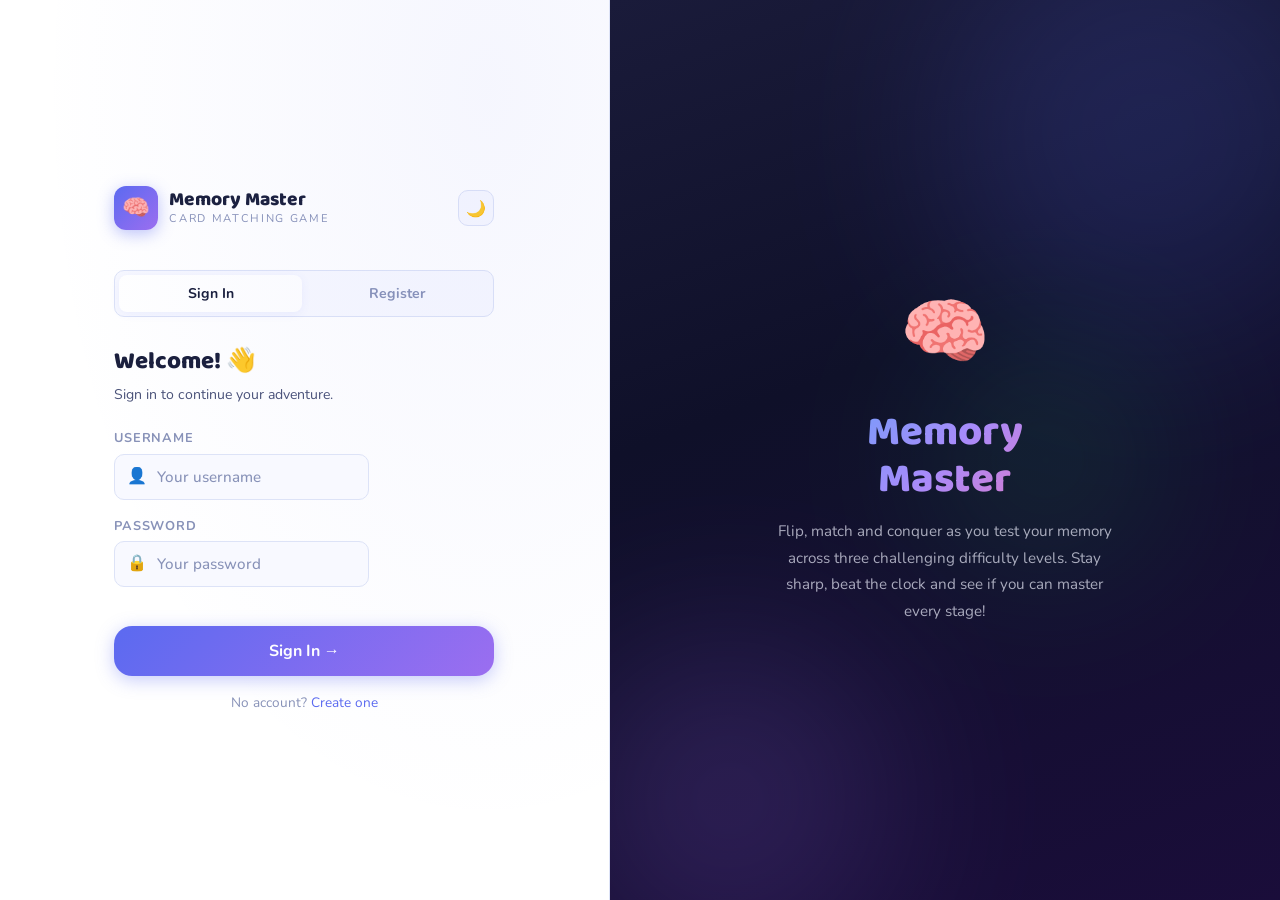
<file: index.html>
<!DOCTYPE html>
<html lang="en" data-theme="light">
<head>
<meta charset="UTF-8"/>
<meta name="viewport" content="width=device-width,initial-scale=1"/>
<title>Memory Master — Welcome</title>
<link rel="stylesheet" href="style.css"/>
<style>
/* Auth page-specific tweaks */
.auth-form-side {
  position: relative;
  background: var(--surface);
  border-right: 1px solid var(--border);
}
/* Light subtle bg on form side */
.auth-form-side::before {
  content: '';
  position: absolute;
  inset: 0;
  background: radial-gradient(ellipse at 80% 10%, rgba(91,106,240,.06) 0%, transparent 65%);
  pointer-events: none;
}
</style>
</head>
<body>

<div class="auth-wrap">

  <!-- ── Form Side ── -->
  <div class="auth-panel auth-form-side">
    <div class="auth-inner">

      <!-- Brand + theme toggle -->
      <div class="auth-brand">
        <div class="auth-brand-icon">🧠</div>
        <div>
          <div class="auth-brand-name" style="font-family:'Baloo 2',cursive">Memory Master</div>
          <div class="auth-brand-sub">Card Matching Game</div>
        </div>
        <button class="theme-btn" style="margin-left:auto" title="Toggle theme"></button>
      </div>

      <!-- Tabs -->
      <div class="auth-tabs">
        <button class="auth-tab active" id="tab-login"    onclick="switchTab('login')">Sign In</button>
        <button class="auth-tab"        id="tab-register" onclick="switchTab('register')">Register</button>
      </div>

      <!-- LOGIN FORM -->
      <div id="form-login" class="auth-form">
        <div>
          <h2 class="auth-heading">Welcome! 👋</h2>
          <p class="auth-sub">Sign in to continue your adventure.</p>
        </div>

        <div class="form-group">
          <label class="form-label" for="l-user">Username</label>
          <div class="input-icon-wrap">
            <span class="input-icon">👤</span>
            <input class="form-input" type="text" id="l-user"
              placeholder="Your username" maxlength="20"
              autocomplete="username" onkeydown="if(event.key==='Enter')doLogin()"/>
          </div>
        </div>

        <div class="form-group">
          <label class="form-label" for="l-pass">Password</label>
          <div class="input-icon-wrap">
            <span class="input-icon">🔒</span>
            <input class="form-input" type="password" id="l-pass"
              placeholder="Your password" maxlength="60"
              autocomplete="current-password" onkeydown="if(event.key==='Enter')doLogin()"/>
          </div>
          <span class="form-error" id="l-err"></span>
        </div>

        <button class="btn btn-primary btn-full btn-lg" id="l-btn" onclick="doLogin()">
          Sign In →
        </button>

        <p style="text-align:center;font-size:.85rem;color:var(--text3)">
          No account? <a href="#" onclick="switchTab('register')">Create one</a>
        </p>
      </div>

      <!-- REGISTER FORM -->
      <div id="form-register" class="auth-form hidden">
        <div>
          <h2 class="auth-heading">Welcome! 🎉</h2>
          <p class="auth-sub">Create your account and start flipping.</p>
        </div>

        <div class="form-group">
          <label class="form-label" for="r-user">Username</label>
          <div class="input-icon-wrap">
            <span class="input-icon">👤</span>
            <input class="form-input" type="text" id="r-user"
              placeholder="Pick a username (3–20 chars)" maxlength="20"
              autocomplete="username" onkeydown="if(event.key==='Enter')doRegister()"/>
          </div>
          <span class="form-error" id="r-user-err"></span>
          <small style="color:var(--text3);font-size:.76rem;margin-top:1px">Letters, numbers, _ or - only (no spaces)</small>
        </div>

        <div class="form-group">
          <label class="form-label" for="r-pass">Password</label>
          <div class="input-icon-wrap">
            <span class="input-icon">🔒</span>
            <input class="form-input" type="password" id="r-pass"
              placeholder="Min. 4 characters" maxlength="60"
              autocomplete="new-password" onkeydown="if(event.key==='Enter')doRegister()"/>
          </div>
        </div>

        <div class="form-group">
          <label class="form-label" for="r-pass2">Confirm Password</label>
          <div class="input-icon-wrap">
            <span class="input-icon">🔐</span>
            <input class="form-input" type="password" id="r-pass2"
              placeholder="Repeat password" maxlength="60"
              autocomplete="new-password" onkeydown="if(event.key==='Enter')doRegister()"/>
          </div>
          <span class="form-error"   id="r-err"></span>
          <span class="form-success" id="r-ok"></span>
        </div>

        <button class="btn btn-primary btn-full btn-lg" id="r-btn" onclick="doRegister()">
          Create Account →
        </button>

        <p style="text-align:center;font-size:.85rem;color:var(--text3)">
          Have an account? <a href="#" onclick="switchTab('login')">Sign in</a>
        </p>
      </div>

    </div>
  </div>

  <!-- ── Hero Side ── -->
  <div class="auth-panel auth-hero-side">
    <div class="h-orb h-orb-1"></div>
    <div class="h-orb h-orb-2"></div>
    <div class="h-orb h-orb-3"></div>

    <div class="auth-hero-content">
      <span class="auth-hero-icon">🧠</span>
      <h1 class="auth-hero-title">Memory<br/>Master</h1>
      <p class="auth-hero-desc">
        Flip, match and conquer as you test your memory across three challenging difficulty levels. Stay sharp, beat the clock and see if you can master every stage!
      </p>
    </div>
  </div>

</div>

<script src="app.js"></script>
<script>
  // Redirect if already signed in
  if (Auth.isLoggedIn()) window.location.href = 'home.html';

  // Theme
  Theme.init();

  function switchTab(tab) {
    const isLogin = tab === 'login';
    document.getElementById('tab-login').classList.toggle('active', isLogin);
    document.getElementById('tab-register').classList.toggle('active', !isLogin);
    document.getElementById('form-login').classList.toggle('hidden', !isLogin);
    document.getElementById('form-register').classList.toggle('hidden', isLogin);
    ['l-err','r-user-err','r-err','r-ok'].forEach(id=>{
      const el=document.getElementById(id);
      if(el) el.textContent='';
    });
  }

  function doLogin() {
    const u = document.getElementById('l-user').value;
    const p = document.getElementById('l-pass').value;
    const err = document.getElementById('l-err');
    const btn = document.getElementById('l-btn');
    err.textContent = '';
    btn.disabled = true;
    btn.textContent = 'Signing in…';
    setTimeout(()=>{
      const res = Auth.login(u, p);
      if (res.ok) {
        btn.textContent = '✓ Done!';
        setTimeout(()=>window.location.href='home.html', 380);
      } else {
        err.textContent = res.msg;
        btn.disabled = false;
        btn.textContent = 'Sign In →';
      }
    }, 250);
  }

  function doRegister() {
    const u   = document.getElementById('r-user').value.trim();
    const p   = document.getElementById('r-pass').value;
    const p2  = document.getElementById('r-pass2').value;
    const userErr = document.getElementById('r-user-err');
    const err     = document.getElementById('r-err');
    const ok      = document.getElementById('r-ok');
    const btn     = document.getElementById('r-btn');

    // Clear everything first
    userErr.textContent = '';
    err.textContent     = '';
    ok.textContent      = '';

    // Validate username here directly
    if (!u) {
      userErr.textContent = 'Username cannot be empty.';
      document.getElementById('r-user').focus();
      return;
    }
    if (!/^[a-zA-Z0-9_\-]{3,20}$/.test(u)) {
      userErr.textContent = 'No spaces! Use letters, numbers, _ or - only (3–20 chars).';
      document.getElementById('r-user').focus();
      return;
    }

    // Validate passwords here directly
    if (!p || p.length < 4) {
      err.textContent = 'Password must be at least 4 characters.';
      return;
    }
    if (p !== p2) {
      err.textContent = 'Passwords do not match.';
      return;
    }

    btn.disabled = true;
    btn.textContent = 'Creating…';

    setTimeout(() => {
      const res = Auth.register(u, p);
      if (res.ok) {
        ok.textContent  = '✓ Account created!';
        btn.textContent = '✓ Redirecting…';
        setTimeout(() => window.location.href = 'home.html', 420);
      } else {
        // Only remaining failure = duplicate username
        userErr.textContent = res.msg;
        btn.disabled    = false;
        btn.textContent = 'Create Account →';
      }
    }, 250);
  }
</script>
</body>
</html>
</file>
<file: style.css>
/* ============================================================================
   MEMORY MASTER (MAIN STYLESHEET)
   Fonts, Variables, Reset, Components, Themes and Layouts
   ============================================================================ */

/* ============================================================================
   GOOGLE FONTS IMPORTS
   ============================================================================ */
@import url('https://fonts.googleapis.com/css2?family=Baloo+2:wght@400;500;600;700;800&family=Nunito:wght@300;400;500;600;700;800;900&display=swap');

/* ============================================================================
   CSS VARIABLES — Light Theme (default)
   ============================================================================ */
:root {
  /* Background Colors */
  --bg: #f5f7ff;
  --bg2: #eef1fb;
  --surface: #ffffff;
  --surface2: #f8f9ff;
  --surface3: #edf0ff;
  
  /* Borders */
  --border: #dde3f7;
  --border2: #c8d0f0;
  
  /* Text Colors */
  --text: #1a1f3c;
  --text2: #4a5278;
  --text3: #8892b8;
  
  /* Accent Colors */
  --accent: #5b6af0;
  --accent2: #7c3aed;
  --grad: linear-gradient(135deg, #5b6af0, #9c6ef0);
  
  /* Status Colors */
  --success: #22c55e;
  --warning: #f59e0b;
  --danger: #ef4444;
  --gold: #f0c060;
  
  /* Shadows */
  --shadow-s: 0 2px 10px rgba(91, 106, 240, 0.08);
  --shadow-m: 0 4px 24px rgba(91, 106, 240, 0.13);
  --shadow-l: 0 12px 48px rgba(91, 106, 240, 0.18);
  
  /* Border Radius */
  --r: 10px;
  --r-lg: 18px;
  --r-xl: 24px;
  
  /* Transitions */
  --t: 0.22s ease;
  
  /* Layout */
  --nav-h: 58px;
}

/* ============================================================================
   DARK THEME VARIABLES
   ============================================================================ */
[data-theme="dark"] {
  /* Background Colors */
  --bg: #0e0f1a;
  --bg2: #141524;
  --surface: #1a1b2e;
  --surface2: #1f2038;
  --surface3: #252645;
  
  /* Borders */
  --border: #2e3060;
  --border2: #3d4080;
  
  /* Text Colors */
  --text: #e8eaf8;
  --text2: #9098c8;
  --text3: #5a6090;
  
  /* Shadows (darker) */
  --shadow-s: 0 2px 10px rgba(0, 0, 0, 0.4);
  --shadow-m: 0 4px 24px rgba(0, 0, 0, 0.5);
  --shadow-l: 0 12px 48px rgba(0, 0, 0, 0.6);
  
  /* Note: accent colors remain the same */
}

/* ============================================================================
   RESET & BASE STYLES
   ============================================================================ */
*,
*::before,
*::after {
  box-sizing: border-box;
  margin: 0;
  padding: 0;
}

html {
  scroll-behavior: smooth;
}

body {
  font-family: 'Nunito', sans-serif;
  background: var(--bg);
  color: var(--text);
  min-height: 100vh;
  line-height: 1.6;
  transition: background var(--t), color var(--t);
  overflow-x: hidden;
}

/* Links */
a {
  color: var(--accent);
  text-decoration: none;
}

a:hover {
  text-decoration: underline;
}

/* Scrollbar Styling */
::-webkit-scrollbar {
  width: 5px;
}

::-webkit-scrollbar-track {
  background: var(--bg);
}

::-webkit-scrollbar-thumb {
  background: var(--border2);
  border-radius: 99px;
}

/* ============================================================================
   UTILITY CLASSES
   ============================================================================ */
.hidden {
  display: none !important;
}

.grad-text {
  background: var(--grad);
  -webkit-background-clip: text;
  -webkit-text-fill-color: transparent;
  background-clip: text;
}

/* ============================================================================
   BUTTON COMPONENTS
   ============================================================================ */
.btn {
  display: inline-flex;
  align-items: center;
  justify-content: center;
  gap: 6px;
  padding: 11px 22px;
  border-radius: var(--r);
  font-family: 'Nunito', sans-serif;
  font-size: 0.9rem;
  font-weight: 700;
  border: none;
  cursor: pointer;
  transition: all var(--t);
  white-space: nowrap;
  text-decoration: none;
}

/* Primary Button */
.btn-primary {
  background: var(--grad);
  color: #fff;
  box-shadow: 0 4px 18px rgba(91, 106, 240, 0.35);
}

.btn-primary:hover {
  transform: translateY(-2px);
  box-shadow: 0 6px 24px rgba(91, 106, 240, 0.45);
  color: #fff;
  text-decoration: none;
}

/* Outline Button */
.btn-outline {
  background: transparent;
  color: var(--text);
  border: 1.5px solid var(--border2);
}

.btn-outline:hover {
  border-color: var(--accent);
  color: var(--accent);
  transform: translateY(-2px);
  text-decoration: none;
}

/* Ghost Button */
.btn-ghost {
  background: transparent;
  color: var(--text2);
  padding: 8px 14px;
}

.btn-ghost:hover {
  background: var(--surface3);
  color: var(--text);
}

/* Danger Button */
.btn-danger {
  background: transparent;
  color: var(--danger);
  border: 1.5px solid var(--danger);
}

.btn-danger:hover {
  background: var(--danger);
  color: #fff;
  transform: translateY(-2px);
  text-decoration: none;
}

/* Button Sizes */
.btn-sm {
  padding: 7px 14px;
  font-size: 0.82rem;
}

.btn-lg {
  padding: 14px 34px;
  font-size: 1rem;
  border-radius: var(--r-lg);
}

.btn-full {
  width: 100%;
}

/* Icon Button */
.btn-icon {
  width: 38px;
  height: 38px;
  padding: 0;
  border-radius: var(--r);
  background: var(--surface3);
  border: 1px solid var(--border);
}

.btn-icon:hover {
  border-color: var(--accent);
}

/* ============================================================================
   FORM COMPONENTS
   ============================================================================ */
.form-group {
  display: flex;
  flex-direction: column;
  gap: 5px;
}

.form-label {
  font-size: 0.8rem;
  font-weight: 700;
  color: var(--text3);
  letter-spacing: 0.06em;
  text-transform: uppercase;
}

.form-input {
  padding: 12px 15px;
  border-radius: var(--r);
  background: var(--surface2);
  border: 1.5px solid var(--border);
  color: var(--text);
  font-family: 'Nunito', sans-serif;
  font-size: 0.95rem;
  font-weight: 500;
  outline: none;
  transition: border-color var(--t), box-shadow var(--t);
}

.form-input::placeholder {
  color: var(--text3);
}

.form-input:focus {
  border-color: var(--accent);
  box-shadow: 0 0 0 3px rgba(91, 106, 240, 0.15);
}

/* Form Feedback */
.form-error {
  font-size: 0.8rem;
  color: var(--danger);
  font-weight: 700;
  min-height: 18px;
}

.form-success {
  font-size: 0.8rem;
  color: var(--success);
  font-weight: 700;
}

/* Input with Icon */
.input-icon-wrap {
  position: relative;
}

.input-icon-wrap .form-input {
  padding-left: 42px;
}

.input-icon {
  position: absolute;
  left: 13px;
  top: 50%;
  transform: translateY(-50%);
  font-size: 1rem;
  pointer-events: none;
}

/* ============================================================================
   BADGE COMPONENTS
   ============================================================================ */
.badge {
  display: inline-flex;
  align-items: center;
  padding: 3px 10px;
  border-radius: 99px;
  font-size: 0.72rem;
  font-weight: 700;
  letter-spacing: 0.04em;
  text-transform: uppercase;
}

/* Difficulty Badges */
.badge-easy {
  background: rgba(34, 197, 94, 0.12);
  color: #16a34a;
  border: 1px solid rgba(34, 197, 94, 0.3);
}

.badge-medium {
  background: rgba(245, 158, 11, 0.12);
  color: #d97706;
  border: 1px solid rgba(245, 158, 11, 0.3);
}

.badge-hard {
  background: rgba(239, 68, 68, 0.12);
  color: #dc2626;
  border: 1px solid rgba(239, 68, 68, 0.3);
}

.badge-extreme {
  background: rgba(124, 58, 237, 0.12);
  color: #7c3aed;
  border: 1px solid rgba(124, 58, 237, 0.3);
}

/* ============================================================================
   NAVIGATION BAR
   ============================================================================ */
.navbar {
  position: fixed;
  top: 0;
  left: 0;
  right: 0;
  z-index: 100;
  height: var(--nav-h);
  padding: 0 20px;
  display: flex;
  align-items: center;
  justify-content: space-between;
  background: rgba(255, 255, 255, 0.88);
  backdrop-filter: blur(16px);
  -webkit-backdrop-filter: blur(16px);
  border-bottom: 1px solid var(--border);
  transition: background var(--t);
}

[data-theme="dark"] .navbar {
  background: rgba(14, 15, 26, 0.88);
}

/* Logo Section */
.nav-logo {
  display: flex;
  align-items: center;
  gap: 9px;
  font-family: 'Baloo 2', cursive;
  font-size: 1.15rem;
  font-weight: 800;
  color: var(--text);
  cursor: pointer;
  transition: color var(--t);
  user-select: none;
}

.nav-logo:hover {
  color: var(--accent);
}

.nav-logo-mark {
  width: 36px;
  height: 36px;
  border-radius: 10px;
  background: var(--grad);
  display: flex;
  align-items: center;
  justify-content: center;
  font-size: 1.05rem;
  box-shadow: 0 3px 12px rgba(91, 106, 240, 0.35);
  transition: transform var(--t);
}

.nav-logo:hover .nav-logo-mark {
  transform: rotate(-5deg) scale(1.08);
}

/* Navigation Actions */
.nav-actions {
  display: flex;
  align-items: center;
  gap: 7px;
}

/* User Button */
.nav-user-btn {
  display: flex;
  align-items: center;
  gap: 8px;
  padding: 5px 13px 5px 5px;
  background: var(--surface2);
  border: 1.5px solid var(--border);
  border-radius: 99px;
  cursor: pointer;
  transition: all var(--t);
}

.nav-user-btn:hover {
  border-color: var(--accent);
  box-shadow: 0 0 0 3px rgba(91, 106, 240, 0.12);
}

.nav-avatar {
  width: 27px;
  height: 27px;
  border-radius: 50%;
  background: var(--grad);
  display: flex;
  align-items: center;
  justify-content: center;
  font-size: 0.72rem;
  font-weight: 900;
  color: #fff;
  text-transform: uppercase;
  flex-shrink: 0;
}

.nav-username {
  font-size: 0.88rem;
  font-weight: 700;
  color: var(--text);
  max-width: 110px;
  overflow: hidden;
  text-overflow: ellipsis;
  white-space: nowrap;
}

/* Theme Toggle Button */
.theme-btn {
  width: 36px;
  height: 36px;
  border-radius: var(--r);
  background: var(--surface2);
  border: 1.5px solid var(--border);
  cursor: pointer;
  display: flex;
  align-items: center;
  justify-content: center;
  font-size: 1rem;
  transition: all var(--t);
}

.theme-btn:hover {
  border-color: var(--accent);
}

/* ============================================================================
   PAGE LAYOUT
   ============================================================================ */
.page {
  min-height: 100vh;
  padding-top: var(--nav-h);
}

.container {
  max-width: 960px;
  margin: 0 auto;
  padding: 0 20px;
}

.ui-card {
  background: var(--surface);
  border: 1px solid var(--border);
  border-radius: var(--r-lg);
  padding: 26px;
  box-shadow: var(--shadow-s);
}

/* Section Title with Line */
.section-label {
  font-size: 0.8rem;
  font-weight: 700;
  color: var(--text3);
  text-transform: uppercase;
  letter-spacing: 0.12em;
  display: flex;
  align-items: center;
  gap: 8px;
  margin-bottom: 16px;
}

.section-label::after {
  content: '';
  flex: 1;
  height: 1px;
  background: var(--border);
}

/* ============================================================================
   AUTHENTICATION PAGE (Login/Register)
   ============================================================================ */
.auth-wrap {
  min-height: 100vh;
  display: grid;
  grid-template-columns: 1fr 1.1fr;
}

.auth-panel {
  display: flex;
  align-items: center;
  justify-content: center;
  padding: 48px 40px;
}

/* Form Side */
.auth-form-side {
  background: var(--surface);
  border-right: 1px solid var(--border);
  position: relative;
  overflow: hidden;
}

[data-theme="dark"] .auth-form-side {
  background: var(--surface);
}

/* Hero Side (right side) */
.auth-hero-side {
  background: linear-gradient(160deg, #1a1b3a 0%, #0f1029 40%, #1a0d3a 100%);
  position: relative;
  overflow: hidden;
}

/* Hero Side Orbs (decorative) */
.h-orb {
  position: absolute;
  border-radius: 50%;
  filter: blur(90px);
  opacity: 0.18;
  pointer-events: none;
}

.h-orb-1 {
  width: 420px;
  height: 420px;
  background: #5b6af0;
  top: -80px;
  right: -80px;
}

.h-orb-2 {
  width: 320px;
  height: 320px;
  background: #9c6ef0;
  bottom: -60px;
  left: -40px;
}

.h-orb-3 {
  width: 200px;
  height: 200px;
  background: #22c55e;
  top: 40%;
  right: 20%;
}

/* Auth Inner Container */
.auth-inner {
  width: 100%;
  max-width: 380px;
}

/* Auth Brand */
.auth-brand {
  display: flex;
  align-items: center;
  gap: 11px;
  margin-bottom: 40px;
}

.auth-brand-icon {
  width: 44px;
  height: 44px;
  border-radius: 12px;
  background: var(--grad);
  display: flex;
  align-items: center;
  justify-content: center;
  font-size: 1.4rem;
  box-shadow: 0 4px 16px rgba(91, 106, 240, 0.4);
}

.auth-brand-name {
  font-family: 'Baloo 2', cursive;
  font-size: 1.2rem;
  font-weight: 800;
  line-height: 1.1;
}

.auth-brand-sub {
  font-size: 0.7rem;
  color: var(--text3);
  text-transform: uppercase;
  letter-spacing: 0.15em;
}

/* Auth Tabs */
.auth-tabs {
  display: flex;
  background: var(--surface2);
  border: 1px solid var(--border);
  border-radius: var(--r);
  padding: 4px;
  margin-bottom: 26px;
  gap: 4px;
}

.auth-tab {
  flex: 1;
  padding: 9px;
  border-radius: calc(var(--r) - 2px);
  border: none;
  cursor: pointer;
  font-family: 'Nunito', sans-serif;
  font-size: 0.88rem;
  font-weight: 700;
  background: transparent;
  color: var(--text3);
  transition: all var(--t);
}

.auth-tab.active {
  background: var(--surface);
  color: var(--text);
  box-shadow: var(--shadow-s);
}

/* Auth Forms */
.auth-form {
  display: flex;
  flex-direction: column;
  gap: 16px;
}

.auth-heading {
  font-family: 'Baloo 2', cursive;
  font-size: 1.5rem;
  font-weight: 800;
  margin-bottom: 2px;
}

.auth-sub {
  color: var(--text2);
  font-size: 0.88rem;
  margin-bottom: 6px;
}

/* Hero Side Content */
.auth-hero-content {
  text-align: center;
  position: relative;
  z-index: 1;
  max-width: 420px;
}

.auth-hero-icon {
  font-size: 4.5rem;
  margin-bottom: 18px;
  display: block;
  animation: float-icon 3s ease-in-out infinite alternate;
}

@keyframes float-icon {
  from {
    transform: translateY(0);
  }
  to {
    transform: translateY(-14px);
  }
}

.auth-hero-title {
  font-family: 'Baloo 2', cursive;
  font-size: clamp(1.8rem, 4vw, 2.6rem);
  font-weight: 800;
  background: linear-gradient(135deg, #60a5fa, #a78bfa, #f472b6);
  -webkit-background-clip: text;
  -webkit-text-fill-color: transparent;
  background-clip: text;
  margin-bottom: 14px;
  line-height: 1.15;
}

.auth-hero-desc {
  color: rgba(232, 234, 248, 0.7);
  font-size: 0.95rem;
  line-height: 1.75;
  max-width: 340px;
  margin: 0 auto;
}

/* ============================================================================
   HOME PAGE
   ============================================================================ */
.home-page {
  padding-top: var(--nav-h);
  min-height: 100vh;
}

.home-hero {
  text-align: center;
  padding: 44px 0 32px;
}

.home-welcome {
  font-size: 0.82rem;
  font-weight: 700;
  color: var(--text3);
  text-transform: uppercase;
  letter-spacing: 0.18em;
  margin-bottom: 8px;
}

.home-title {
  font-family: 'Baloo 2', cursive;
  font-size: clamp(1.6rem, 5vw, 2.8rem);
  font-weight: 800;
  margin-bottom: 10px;
}

.home-subtitle {
  color: var(--text2);
  font-size: 0.95rem;
  max-width: 440px;
  margin: 0 auto 32px;
}

/* Difficulty Cards Grid */
.diff-grid {
  display: grid;
  grid-template-columns: repeat(2, 1fr);
  gap: 14px;
  margin-bottom: 32px;
}

.diff-card {
  background: var(--surface);
  border: 1.5px solid var(--border);
  border-radius: var(--r-lg);
  padding: 24px 20px;
  cursor: pointer;
  transition: all 0.28s ease;
  text-decoration: none;
  display: block;
  color: var(--text);
  position: relative;
  overflow: hidden;
}

.diff-card::before {
  content: '';
  position: absolute;
  inset: 0;
  opacity: 0;
  transition: opacity var(--t);
}

.diff-card:hover {
  transform: translateY(-4px);
  text-decoration: none;
  color: var(--text);
}

/* Difficulty Card Variants */
.diff-card.d-easy:hover {
  border-color: rgba(34, 197, 94, 0.5);
  box-shadow: 0 8px 32px rgba(34, 197, 94, 0.15);
}

.diff-card.d-medium:hover {
  border-color: rgba(245, 158, 11, 0.5);
  box-shadow: 0 8px 32px rgba(245, 158, 11, 0.15);
}

.diff-card.d-hard:hover {
  border-color: rgba(239, 68, 68, 0.5);
  box-shadow: 0 8px 32px rgba(239, 68, 68, 0.15);
}

.diff-card.d-extreme:hover {
  border-color: rgba(124, 58, 237, 0.5);
  box-shadow: 0 8px 32px rgba(124, 58, 237, 0.15);
}

.diff-card-head {
  display: flex;
  align-items: center;
  justify-content: space-between;
  margin-bottom: 12px;
}

.diff-icon {
  font-size: 2rem;
}

.diff-title {
  font-family: 'Baloo 2', cursive;
  font-size: 1.1rem;
  font-weight: 700;
  margin-bottom: 3px;
}

.diff-desc {
  font-size: 0.8rem;
  color: var(--text3);
  margin-bottom: 10px;
}

.diff-tags {
  display: flex;
  gap: 6px;
  flex-wrap: wrap;
}

.diff-tag {
  font-size: 0.72rem;
  font-weight: 600;
  color: var(--text3);
  background: var(--surface2);
  border: 1px solid var(--border);
  padding: 2px 9px;
  border-radius: 99px;
}

.home-quick {
  display: flex;
  gap: 10px;
  justify-content: center;
  margin-bottom: 32px;
  flex-wrap: wrap;
}

/* ============================================================================
   SIDEBAR (How to Play / About Panel)
   ============================================================================ */
.sidebar-overlay {
  position: fixed;
  inset: 0;
  z-index: 190;
  background: rgba(10, 11, 22, 0.5);
  backdrop-filter: blur(5px);
  -webkit-backdrop-filter: blur(5px);
  opacity: 0;
  pointer-events: none;
  transition: opacity 0.28s ease;
}

.sidebar-overlay.show {
  opacity: 1;
  pointer-events: all;
}

.sidebar {
  position: fixed;
  left: 0;
  top: 0;
  bottom: 0;
  width: min(340px, 92vw);
  z-index: 191;
  background: var(--surface);
  border-right: 1px solid var(--border);
  box-shadow: 4px 0 32px rgba(0, 0, 0, 0.2);
  display: flex;
  flex-direction: column;
  transform: translateX(-100%);
  transition: transform 0.32s cubic-bezier(0.4, 0, 0.2, 1);
  overflow: hidden;
}

.sidebar.open {
  transform: translateX(0);
}

.sidebar-header {
  padding: 18px 20px 14px;
  border-bottom: 1px solid var(--border);
  display: flex;
  align-items: center;
  justify-content: space-between;
  flex-shrink: 0;
}

.sidebar-brand {
  display: flex;
  align-items: center;
  gap: 9px;
}

.sidebar-brand-icon {
  width: 34px;
  height: 34px;
  border-radius: 9px;
  background: var(--grad);
  display: flex;
  align-items: center;
  justify-content: center;
  font-size: 1rem;
}

.sidebar-brand-name {
  font-family: 'Baloo 2', cursive;
  font-size: 1.05rem;
  font-weight: 800;
}

.sidebar-close {
  width: 30px;
  height: 30px;
  border-radius: var(--r);
  background: var(--surface3);
  border: 1px solid var(--border);
  cursor: pointer;
  display: flex;
  align-items: center;
  justify-content: center;
  font-size: 0.9rem;
  transition: all var(--t);
}

.sidebar-close:hover {
  background: var(--danger);
  border-color: var(--danger);
  color: #fff;
}

.sidebar-nav {
  display: flex;
  gap: 4px;
  padding: 14px 16px 10px;
  border-bottom: 1px solid var(--border);
  flex-shrink: 0;
}

.sidebar-nav-btn {
  flex: 1;
  padding: 9px;
  border-radius: var(--r);
  border: 1.5px solid var(--border);
  background: transparent;
  font-family: 'Nunito', sans-serif;
  font-size: 0.85rem;
  font-weight: 700;
  color: var(--text2);
  cursor: pointer;
  transition: all var(--t);
}

.sidebar-nav-btn:hover,
.sidebar-nav-btn.active {
  background: var(--grad);
  border-color: transparent;
  color: #fff;
}

.sidebar-body {
  flex: 1;
  overflow-y: auto;
  padding: 20px 20px 28px;
}

.sidebar-section {
  display: none;
}

.sidebar-section.visible {
  display: block;
}

/* How-to Steps */
.how-step {
  display: flex;
  gap: 13px;
  padding: 14px 0;
  border-bottom: 1px solid var(--border);
}

.how-step:last-child {
  border-bottom: none;
}

.how-num {
  width: 28px;
  height: 28px;
  border-radius: 50%;
  background: var(--grad);
  flex-shrink: 0;
  display: flex;
  align-items: center;
  justify-content: center;
  font-size: 0.78rem;
  font-weight: 900;
  color: #fff;
  margin-top: 1px;
}

.how-step h4 {
  font-size: 0.92rem;
  font-weight: 800;
  margin-bottom: 3px;
}

.how-step p {
  font-size: 0.82rem;
  color: var(--text2);
  line-height: 1.55;
}

/* About Blocks */
.about-block {
  margin-bottom: 18px;
}

.about-block h4 {
  font-family: 'Baloo 2', cursive;
  font-size: 1rem;
  font-weight: 700;
  margin-bottom: 6px;
  color: var(--accent);
}

.about-block p {
  font-size: 0.85rem;
  color: var(--text2);
  line-height: 1.6;
}

/* ============================================================================
   PROFILE MODAL
   ============================================================================ */
.profile-overlay {
  position: fixed;
  inset: 0;
  z-index: 200;
  background: rgba(10, 11, 22, 0.6);
  backdrop-filter: blur(10px);
  -webkit-backdrop-filter: blur(10px);
  display: flex;
  align-items: center;
  justify-content: center;
  padding: 20px;
  opacity: 0;
  pointer-events: none;
  transition: opacity 0.28s ease;
}

.profile-overlay.show {
  opacity: 1;
  pointer-events: all;
}

.profile-modal {
  background: var(--surface);
  border: 1px solid var(--border);
  border-radius: var(--r-xl);
  width: min(500px, 98vw);
  max-height: 90vh;
  overflow-y: auto;
  box-shadow: var(--shadow-l);
  transform: scale(0.9) translateY(20px);
  transition: transform 0.32s cubic-bezier(0.2, 1.4, 0.4, 1);
}

.profile-overlay.show .profile-modal {
  transform: scale(1) translateY(0);
}

.profile-header {
  padding: 26px 26px 18px;
  border-bottom: 1px solid var(--border);
  display: flex;
  align-items: center;
  gap: 16px;
  position: relative;
}

.profile-close {
  position: absolute;
  top: 16px;
  right: 16px;
  width: 30px;
  height: 30px;
  border-radius: var(--r);
  background: var(--surface3);
  border: 1px solid var(--border);
  cursor: pointer;
  display: flex;
  align-items: center;
  justify-content: center;
  font-size: 0.9rem;
  transition: all var(--t);
}

.profile-close:hover {
  background: var(--danger);
  border-color: var(--danger);
  color: #fff;
}

.profile-avatar-lg {
  width: 56px;
  height: 56px;
  border-radius: 50%;
  background: var(--grad);
  flex-shrink: 0;
  display: flex;
  align-items: center;
  justify-content: center;
  font-size: 1.4rem;
  font-weight: 900;
  color: #fff;
  text-transform: uppercase;
  box-shadow: 0 4px 16px rgba(91, 106, 240, 0.35);
}

.profile-name {
  font-family: 'Baloo 2', cursive;
  font-size: 1.3rem;
  font-weight: 800;
}

.profile-join {
  font-size: 0.78rem;
  color: var(--text3);
  margin-top: 2px;
}

.profile-stats-row {
  display: flex;
  gap: 0;
  padding: 16px 26px;
  border-bottom: 1px solid var(--border);
}

.profile-stat {
  flex: 1;
  text-align: center;
  padding: 12px 8px;
  border-right: 1px solid var(--border);
}

.profile-stat:last-child {
  border-right: none;
}

.profile-stat-val {
  font-family: 'Baloo 2', cursive;
  font-size: 1.6rem;
  font-weight: 700;
  background: var(--grad);
  -webkit-background-clip: text;
  -webkit-text-fill-color: transparent;
  background-clip: text;
}

.profile-stat-lbl {
  font-size: 0.7rem;
  text-transform: uppercase;
  letter-spacing: 0.1em;
  color: var(--text3);
  font-weight: 700;
}

.profile-tabs {
  display: flex;
  gap: 0;
  border-bottom: 1px solid var(--border);
}

.profile-tab {
  flex: 1;
  padding: 12px;
  border: none;
  background: transparent;
  font-family: 'Nunito', sans-serif;
  font-size: 0.85rem;
  font-weight: 700;
  color: var(--text3);
  cursor: pointer;
  transition: all var(--t);
  border-bottom: 2.5px solid transparent;
}

.profile-tab.active {
  color: var(--accent);
  border-bottom-color: var(--accent);
}

.profile-tab-body {
  padding: 18px 20px 20px;
}

/* History List */
.hist-empty {
  text-align: center;
  padding: 28px;
  color: var(--text3);
  font-size: 0.9rem;
}

.hist-item {
  display: flex;
  align-items: center;
  justify-content: space-between;
  padding: 12px 14px;
  border-radius: var(--r);
  border: 1px solid var(--border);
  margin-bottom: 8px;
  cursor: pointer;
  transition: all var(--t);
  background: var(--surface2);
}

.hist-item:hover {
  border-color: var(--accent);
  background: var(--surface3);
}

.hist-left {
  display: flex;
  align-items: center;
  gap: 10px;
}

.hist-icon {
  font-size: 1.3rem;
}

.hist-name {
  font-size: 0.88rem;
  font-weight: 700;
  color: var(--text);
}

.hist-date {
  font-size: 0.75rem;
  color: var(--text3);
  margin-top: 1px;
}

.hist-right {
  text-align: right;
}

.hist-score {
  font-family: 'Baloo 2', cursive;
  font-size: 1.1rem;
  font-weight: 700;
  color: var(--accent);
}

.hist-meta {
  font-size: 0.72rem;
  color: var(--text3);
  margin-top: 1px;
}

/* History Detail */
.hist-detail {
  background: var(--surface2);
  border: 1px solid var(--border);
  border-radius: var(--r-lg);
  padding: 18px;
  margin-top: 12px;
  animation: fade-in 0.2s ease;
}

@keyframes fade-in {
  from {
    opacity: 0;
    transform: translateY(6px);
  }
  to {
    opacity: 1;
    transform: translateY(0);
  }
}

.hist-detail-grid {
  display: grid;
  grid-template-columns: 1fr 1fr;
  gap: 10px;
  margin-top: 12px;
}

.hist-detail-stat {
  background: var(--surface);
  border: 1px solid var(--border);
  border-radius: var(--r);
  padding: 12px;
  text-align: center;
}

.hist-detail-val {
  font-family: 'Baloo 2', cursive;
  font-size: 1.4rem;
  font-weight: 700;
  color: var(--text);
}

.hist-detail-lbl {
  font-size: 0.7rem;
  text-transform: uppercase;
  letter-spacing: 0.1em;
  color: var(--text3);
  font-weight: 600;
}

/* ============================================================================
   GAME PAGE — NO SCROLL
   ============================================================================ */
html.game-html,
html.game-html body {
  height: 100%;
  overflow: hidden;
}

.game-root {
  display: flex;
  height: calc(100vh - var(--nav-h));
  overflow: hidden;
}

/* Stats Sidebar */
.g-sidebar {
  width: 200px;
  flex-shrink: 0;
  background: var(--surface);
  border-right: 1px solid var(--border);
  display: flex;
  flex-direction: column;
  padding: 14px 12px;
  gap: 10px;
  overflow-y: auto;
}

.g-diff-badge {
  margin-bottom: 2px;
}

/* Stat Boxes */
.g-stat {
  background: var(--surface2);
  border: 1px solid var(--border);
  border-radius: var(--r);
  padding: 10px 12px;
  text-align: center;
}

.g-stat-val {
  font-family: 'Baloo 2', cursive;
  font-size: 1.5rem;
  font-weight: 700;
  color: var(--text);
  line-height: 1;
}

.g-stat-val.t-warn {
  color: var(--warning);
}

.g-stat-val.t-danger {
  color: var(--danger);
  animation: blink 0.65s ease infinite;
}

@keyframes blink {
  0%, 100% {
    opacity: 1;
  }
  50% {
    opacity: 0.35;
  }
}

.g-stat-lbl {
  font-size: 0.65rem;
  font-weight: 700;
  color: var(--text3);
  text-transform: uppercase;
  letter-spacing: 0.12em;
  margin-top: 2px;
}

/* Flip Hint */
.g-flip-hint {
  background: rgba(91, 106, 240, 0.08);
  border: 1px solid rgba(91, 106, 240, 0.2);
  border-radius: var(--r);
  padding: 8px 10px;
  text-align: center;
  font-size: 0.78rem;
  color: var(--text2);
  font-weight: 600;
}

.g-flip-dots {
  display: flex;
  justify-content: center;
  gap: 5px;
  margin-top: 5px;
}

.g-flip-dot {
  width: 10px;
  height: 10px;
  border-radius: 50%;
  background: var(--border2);
  transition: background 0.2s;
}

.g-flip-dot.active {
  background: var(--accent);
}

/* Progress Bar */
.g-progress-wrap {
  background: var(--surface3);
  border-radius: 99px;
  height: 5px;
  overflow: hidden;
}

.g-progress-fill {
  height: 100%;
  background: var(--grad);
  border-radius: 99px;
  transition: width 0.4s ease;
}

/* Game Actions */
.g-actions {
  display: flex;
  flex-direction: column;
  gap: 7px;
  margin-top: auto;
  padding-top: 8px;
}

.g-actions .btn {
  font-size: 0.8rem;
  padding: 9px 8px;
  gap: 5px;
}

/* Board Area */
.g-board {
  flex: 1;
  display: flex;
  align-items: center;
  justify-content: center;
  overflow: hidden;
  padding: 12px;
  background: var(--bg);
  position: relative;
}

/* Difficulty Select Screen (in game area) */
.g-diff-screen {
  width: 100%;
  max-width: 580px;
  text-align: center;
}

.g-diff-screen h2 {
  font-family: 'Baloo 2', cursive;
  font-size: clamp(1.4rem, 3.5vw, 2rem);
  font-weight: 800;
  margin-bottom: 8px;
}

.g-diff-screen p {
  color: var(--text2);
  font-size: 0.9rem;
  margin-bottom: 28px;
}

.g-diff-pick {
  display: grid;
  grid-template-columns: repeat(2, 1fr);
  gap: 12px;
  max-width: 480px;
  margin: 0 auto;
}

.g-pick-btn {
  background: var(--surface);
  border: 1.5px solid var(--border);
  border-radius: var(--r-lg);
  padding: 20px 16px;
  cursor: pointer;
  text-align: center;
  transition: all 0.25s;
  color: var(--text);
  font-family: 'Nunito', sans-serif;
}

.g-pick-btn:hover {
  transform: translateY(-4px);
}

.g-pick-btn.easy:hover {
  border-color: rgba(34, 197, 94, 0.5);
  box-shadow: 0 6px 24px rgba(34, 197, 94, 0.15);
}

.g-pick-btn.medium:hover {
  border-color: rgba(245, 158, 11, 0.5);
  box-shadow: 0 6px 24px rgba(245, 158, 11, 0.15);
}

.g-pick-btn.hard:hover {
  border-color: rgba(239, 68, 68, 0.5);
  box-shadow: 0 6px 24px rgba(239, 68, 68, 0.15);
}

.g-pick-btn.extreme:hover {
  border-color: rgba(124, 58, 237, 0.5);
  box-shadow: 0 6px 24px rgba(124, 58, 237, 0.15);
}

.g-pick-icon {
  font-size: 2rem;
  margin-bottom: 8px;
  display: block;
}

.g-pick-name {
  font-family: 'Baloo 2', cursive;
  font-size: 1rem;
  font-weight: 800;
  margin-bottom: 4px;
}

.g-pick-info {
  font-size: 0.75rem;
  color: var(--text3);
  line-height: 1.5;
}

/* ============================================================================
   CARD GRID & MEMORY CARDS
   ============================================================================ */
.card-grid {
  display: grid;
  gap: 8px;
  /* cols/size set by JavaScript */
}

/* Memory Card */
.mem-card {
  cursor: pointer;
  perspective: 900px;
  user-select: none;
  -webkit-tap-highlight-color: transparent;
  /* width/height set by JS */
}

.mem-card-inner {
  position: relative;
  width: 100%;
  height: 100%;
  transform-style: preserve-3d;
  transition: transform 0.48s cubic-bezier(0.4, 0, 0.2, 1);
  border-radius: var(--r);
}

.mem-card.flipped .mem-card-inner,
.mem-card.matched .mem-card-inner {
  transform: rotateY(180deg);
}

.mem-card-face {
  position: absolute;
  inset: 0;
  border-radius: var(--r);
  backface-visibility: hidden;
  -webkit-backface-visibility: hidden;
  display: flex;
  align-items: center;
  justify-content: center;
  overflow: hidden;
}

.mem-card-back {
  border: 1.5px solid rgba(255, 255, 255, 0.1);
  box-shadow: var(--shadow-s);
}

.mem-card-front {
  transform: rotateY(180deg);
  border: 1.5px solid rgba(255, 255, 255, 0.15);
  flex-direction: column;
  gap: 3px;
  font-size: clamp(0.8rem, 2.5vw, 1.8rem);
}

/* ============================================================================
   CARD THEMES (by difficulty)
   ============================================================================ */

/* Easy — Sky Blue, Clouds */
.theme-easy .mem-card-back {
  background: linear-gradient(145deg, #56ccf2 0%, #2f80ed 100%);
}

.theme-easy .mem-card-back::before {
  content: '';
  position: absolute;
  inset: 0;
  background:
    radial-gradient(circle at 25% 35%, rgba(255, 255, 255, 0.4) 2px, transparent 2px),
    radial-gradient(circle at 65% 20%, rgba(255, 255, 255, 0.3) 1.5px, transparent 1.5px),
    radial-gradient(circle at 80% 70%, rgba(255, 255, 255, 0.35) 2px, transparent 2px),
    radial-gradient(circle at 15% 75%, rgba(255, 255, 255, 0.25) 1px, transparent 1px);
}

.theme-easy .mem-card-back::after {
  content: '☁️';
  font-size: clamp(0.8rem, 2vw, 1.3rem);
  position: relative;
  z-index: 1;
  filter: drop-shadow(0 1px 3px rgba(0, 0, 0, 0.15));
}

.theme-easy .mem-card-front {
  background: linear-gradient(145deg, #e0f4fe, #bae6fd);
  border-color: rgba(56, 189, 248, 0.4);
}

[data-theme="dark"] .theme-easy .mem-card-front {
  background: linear-gradient(145deg, #0c2540, #0a3a5c);
}

/* Medium — Warm Amber, Geometric */
.theme-medium .mem-card-back {
  background: linear-gradient(145deg, #f7971e 0%, #ffd200 100%);
}

.theme-medium .mem-card-back::before {
  content: '';
  position: absolute;
  inset: 0;
  background: repeating-linear-gradient(
    45deg,
    rgba(255, 255, 255, 0.15),
    rgba(255, 255, 255, 0.15) 1px,
    transparent 1px,
    transparent 12px
  );
}

.theme-medium .mem-card-back::after {
  content: '⬡';
  font-size: clamp(0.9rem, 2vw, 1.4rem);
  color: rgba(255, 255, 255, 0.7);
  position: relative;
  z-index: 1;
}

.theme-medium .mem-card-front {
  background: linear-gradient(145deg, #fef9e7, #fef3c7);
  border-color: rgba(245, 158, 11, 0.35);
}

[data-theme="dark"] .theme-medium .mem-card-front {
  background: linear-gradient(145deg, #2a1d00, #3a2800);
}

/* Hard — Deep Purple / Crimson */
.theme-hard .mem-card-back {
  background: linear-gradient(145deg, #7c3aed 0%, #db2777 100%);
}

.theme-hard .mem-card-back::before {
  content: '';
  position: absolute;
  inset: 0;
  background:
    repeating-linear-gradient(0deg, rgba(255, 255, 255, 0.08), rgba(255, 255, 255, 0.08) 1px, transparent 1px, transparent 14px),
    repeating-linear-gradient(90deg, rgba(255, 255, 255, 0.08), rgba(255, 255, 255, 0.08) 1px, transparent 1px, transparent 14px);
}

.theme-hard .mem-card-back::after {
  content: '⚡';
  font-size: clamp(0.9rem, 2vw, 1.3rem);
  position: relative;
  z-index: 1;
  filter: drop-shadow(0 0 6px rgba(255, 200, 0, 0.6));
}

.theme-hard .mem-card-front {
  background: linear-gradient(145deg, #1a0a2e, #2d1050);
  border-color: rgba(167, 139, 250, 0.3);
  color: #e8d5ff;
}

/* Extreme — Obsidian / Gold */
.theme-extreme .mem-card-back {
  background: linear-gradient(145deg, #0a0a0f 0%, #1a1a2e 100%);
  border-color: rgba(240, 192, 96, 0.25) !important;
}

.theme-extreme .mem-card-back::before {
  content: '';
  position: absolute;
  inset: 0;
  background:
    radial-gradient(circle at 20% 30%, rgba(240, 192, 96, 0.25) 1px, transparent 1px) 0 0 / 20px 20px,
    radial-gradient(circle at 70% 60%, rgba(240, 192, 96, 0.15) 1px, transparent 1px) 0 0 / 20px 20px;
}

.theme-extreme .mem-card-back::after {
  content: '✦';
  font-size: clamp(0.8rem, 2vw, 1.2rem);
  color: rgba(240, 192, 96, 0.6);
  position: relative;
  z-index: 1;
  animation: star-spin 6s linear infinite;
}

@keyframes star-spin {
  to {
    transform: rotate(360deg);
  }
}

.theme-extreme .mem-card-front {
  background: linear-gradient(145deg, #08080e, #141428);
  border-color: rgba(240, 192, 96, 0.3);
  color: #f0e0a0;
}

/* Card Hover Effect */
.mem-card:not(.flipped):not(.matched):hover .mem-card-inner {
  transform: rotateY(8deg) translateY(-4px) scale(1.04);
}

/* Matched State */
.mem-card.matched .mem-card-front {
  border-color: var(--success) !important;
  box-shadow: 0 0 0 2px rgba(34, 197, 94, 0.3), inset 0 0 14px rgba(34, 197, 94, 0.06) !important;
  animation: matched-pop 0.5s cubic-bezier(0.36, 0.07, 0.19, 0.97);
}

@keyframes matched-pop {
  0% {
    transform: rotateY(180deg) scale(1);
  }
  35% {
    transform: rotateY(180deg) scale(1.12);
  }
  65% {
    transform: rotateY(180deg) scale(0.97);
  }
  100% {
    transform: rotateY(180deg) scale(1);
  }
}

/* Wrong Shake Animation */
.mem-card.wrong .mem-card-inner {
  animation: wrong-shake 0.42s ease;
}

@keyframes wrong-shake {
  0%, 100% {
    transform: rotateY(180deg) translateX(0);
  }
  18% {
    transform: rotateY(180deg) translateX(-7px);
  }
  50% {
    transform: rotateY(180deg) translateX(7px);
  }
  78% {
    transform: rotateY(180deg) translateX(-4px);
  }
}

/* ============================================================================
   GAME MODALS (Win/Lose)
   ============================================================================ */
.g-modal-overlay {
  position: fixed;
  inset: 0;
  z-index: 200;
  background: rgba(0, 0, 0, 0.72);
  backdrop-filter: blur(8px);
  display: flex;
  align-items: center;
  justify-content: center;
  padding: 20px;
  opacity: 0;
  pointer-events: none;
  transition: opacity 0.28s ease;
}

.g-modal-overlay.show {
  opacity: 1;
  pointer-events: all;
}

.g-modal {
  background: var(--surface);
  border: 1px solid var(--border);
  border-radius: var(--r-xl);
  padding: 38px 36px;
  max-width: 400px;
  width: 100%;
  text-align: center;
  box-shadow: var(--shadow-l);
  transform: scale(0.88) translateY(16px);
  transition: transform 0.32s cubic-bezier(0.2, 1.4, 0.4, 1);
}

.g-modal-overlay.show .g-modal {
  transform: scale(1) translateY(0);
}

.g-modal-icon {
  font-size: 3.8rem;
  margin-bottom: 10px;
  animation: modal-pop 0.6s 0.15s both;
}

@keyframes modal-pop {
  from {
    transform: scale(0) rotate(-8deg);
  }
  to {
    transform: scale(1) rotate(0);
  }
}

.g-modal-title {
  font-family: 'Baloo 2', cursive;
  font-size: 1.75rem;
  font-weight: 800;
  margin-bottom: 6px;
}

.g-modal-sub {
  color: var(--text2);
  font-size: 0.9rem;
  margin-bottom: 22px;
}

.g-modal-stats {
  display: flex;
  justify-content: center;
  gap: 16px;
  padding: 16px;
  background: var(--surface2);
  border: 1px solid var(--border);
  border-radius: var(--r);
  margin-bottom: 16px;
}

.g-ms-val {
  font-family: 'Baloo 2', cursive;
  font-size: 1.7rem;
  font-weight: 700;
  background: var(--grad);
  -webkit-background-clip: text;
  -webkit-text-fill-color: transparent;
  background-clip: text;
}

.g-ms-lbl {
  font-size: 0.68rem;
  text-transform: uppercase;
  letter-spacing: 0.1em;
  color: var(--text3);
  font-weight: 700;
  margin-top: 1px;
}

.g-score-box {
  background: rgba(91, 106, 240, 0.08);
  border: 1px solid rgba(91, 106, 240, 0.2);
  border-radius: var(--r);
  padding: 12px 16px;
  margin-bottom: 18px;
  font-weight: 700;
  font-size: 0.95rem;
}

.g-score-box span {
  font-family: 'Baloo 2', cursive;
  font-size: 1.4rem;
  color: var(--accent);
  margin-left: 6px;
}

.g-modal-actions {
  display: flex;
  flex-direction: column;
  gap: 8px;
}

/* ============================================================================
   MOBILE RESPONSIVE — Game Page
   ============================================================================ */
@media (max-width: 720px) {
  .game-root {
    flex-direction: column;
  }
  
  .g-sidebar {
    width: 100%;
    flex-direction: row;
    flex-wrap: wrap;
    padding: 8px 10px;
    gap: 6px;
    border-right: none;
    border-bottom: 1px solid var(--border);
  }
  
  .g-stat {
    padding: 6px 10px;
    min-width: 60px;
    flex: 1;
  }
  
  .g-stat-val {
    font-size: 1.1rem;
  }
  
  .g-flip-hint {
    display: none;
  }
  
  .g-actions {
    flex-direction: row;
    flex-wrap: wrap;
    margin-top: 0;
    padding-top: 0;
    gap: 5px;
  }
  
  .g-actions .btn {
    padding: 6px 10px;
    font-size: 0.75rem;
  }
  
  .g-board {
    padding: 8px;
  }
  
  .g-diff-pick {
    grid-template-columns: repeat(2, 1fr);
  }
}

@media (max-width: 380px) {
  .g-sidebar {
    gap: 4px;
  }
  
  .g-stat-val {
    font-size: 0.95rem;
  }
}

/* ============================================================================
   CONFETTI ANIMATION
   ============================================================================ */
.confetti-p {
  position: fixed;
  width: 9px;
  height: 9px;
  border-radius: 2px;
  opacity: 0;
  pointer-events: none;
  z-index: 500;
  animation: cf-fall 2.2s ease-in forwards;
}

@keyframes cf-fall {
  0% {
    opacity: 1;
    transform: translateY(-40px) rotateZ(0) scale(1);
  }
  100% {
    opacity: 0;
    transform: translateY(95vh) rotateZ(700deg) scale(0.4);
  }
}

/* ============================================================================
   LEADERBOARD PAGE
   ============================================================================ */
.lb-page {
  padding-top: var(--nav-h);
}

.lb-hero {
  padding: 44px 0 28px;
  text-align: center;
}

.lb-hero-icon {
  font-size: 3.2rem;
  margin-bottom: 10px;
}

.lb-hero h1 {
  font-family: 'Baloo 2', cursive;
}

/* Filter Buttons */
.lb-filters {
  display: flex;
  gap: 7px;
  justify-content: center;
  flex-wrap: wrap;
  margin-bottom: 24px;
}

.lb-fbtn {
  padding: 7px 18px;
  border-radius: 99px;
  font-family: 'Nunito', sans-serif;
  font-size: 0.83rem;
  font-weight: 700;
  border: 1.5px solid var(--border);
  background: transparent;
  color: var(--text2);
  cursor: pointer;
  transition: all var(--t);
}

.lb-fbtn:hover,
.lb-fbtn.active {
  background: var(--grad);
  border-color: transparent;
  color: #fff;
}

/* Trophy Podium */
.lb-trophy-row {
  display: flex;
  justify-content: center;
  gap: 14px;
  flex-wrap: wrap;
  margin-bottom: 32px;
}

.lb-trophy {
  background: var(--surface);
  border: 1px solid var(--border);
  border-radius: var(--r-lg);
  padding: 20px 18px;
  text-align: center;
  min-width: 140px;
  position: relative;
  overflow: hidden;
}

.lb-trophy::before {
  content: '';
  position: absolute;
  top: 0;
  left: 0;
  right: 0;
  height: 3px;
}

.lb-trophy.gold::before {
  background: linear-gradient(90deg, #f0c060, #ffd700);
}

.lb-trophy.silver::before {
  background: linear-gradient(90deg, #b0bec5, #cfd8dc);
}

.lb-trophy.bronze::before {
  background: linear-gradient(90deg, #cd7f32, #e8a050);
}

.lb-trophy.gold {
  border-color: rgba(240, 192, 96, 0.3);
}

.lb-trophy.silver {
  border-color: rgba(192, 200, 208, 0.3);
}

.lb-trophy.bronze {
  border-color: rgba(205, 127, 50, 0.3);
}

.lb-t-medal {
  font-size: 1.9rem;
  margin-bottom: 6px;
}

.lb-t-pos {
  font-size: 0.68rem;
  text-transform: uppercase;
  letter-spacing: 0.1em;
  color: var(--text3);
  font-weight: 700;
  margin-bottom: 5px;
}

.lb-t-name {
  font-size: 0.95rem;
  font-weight: 800;
  color: var(--text);
  margin-bottom: 4px;
}

.lb-t-score {
  font-family: 'Baloo 2', cursive;
  font-size: 1.25rem;
  font-weight: 700;
}

.lb-trophy.gold .lb-t-score {
  color: #d4af37;
}

.lb-trophy.silver .lb-t-score {
  color: #9ca3af;
}

.lb-trophy.bronze .lb-t-score {
  color: #cd7f32;
}

/* Leaderboard Table */
.lb-table-wrap {
  background: var(--surface);
  border: 1px solid var(--border);
  border-radius: var(--r-lg);
  overflow: hidden;
  margin-bottom: 24px;
  box-shadow: var(--shadow-s);
}

table.lb-tbl {
  width: 100%;
  border-collapse: collapse;
}

.lb-tbl thead {
  background: var(--surface2);
  border-bottom: 1px solid var(--border);
}

.lb-tbl th {
  padding: 12px 14px;
  font-size: 0.72rem;
  font-weight: 700;
  text-transform: uppercase;
  letter-spacing: 0.1em;
  color: var(--text3);
  text-align: left;
}

.lb-tbl td {
  padding: 12px 14px;
  border-bottom: 1px solid var(--border);
  font-size: 0.88rem;
  color: var(--text2);
  vertical-align: middle;
}

.lb-tbl tr:last-child td {
  border-bottom: none;
}

.lb-tbl tbody tr:hover td {
  background: var(--surface2);
}

.lb-tbl tr.me td {
  background: rgba(91, 106, 240, 0.05);
}

.lb-tbl tr.me td:first-child {
  border-left: 3px solid var(--accent);
}

/* Rank Styling */
.lb-rank {
  font-family: 'Baloo 2', cursive;
  font-size: 0.95rem;
  font-weight: 700;
  color: var(--text3);
}

.lb-rank.g {
  color: #d4af37;
  text-shadow: 0 0 8px rgba(212, 175, 55, 0.4);
}

.lb-rank.s {
  color: #9ca3af;
}

.lb-rank.b {
  color: #cd7f32;
}

/* User Display in Table */
.lb-user {
  display: flex;
  align-items: center;
  gap: 9px;
}

.lb-av {
  width: 29px;
  height: 29px;
  border-radius: 50%;
  background: var(--grad);
  display: flex;
  align-items: center;
  justify-content: center;
  font-size: 0.7rem;
  font-weight: 900;
  color: #fff;
  text-transform: uppercase;
  flex-shrink: 0;
}

.lb-uname {
  font-weight: 700;
  color: var(--text);
}

.lb-sval {
  font-family: 'Baloo 2', cursive;
  font-size: 0.95rem;
  font-weight: 700;
  color: var(--text);
}

.lb-date {
  font-size: 0.76rem;
  color: var(--text3);
}

/* Empty State */
.lb-empty {
  text-align: center;
  padding: 52px 16px;
  color: var(--text3);
}

.lb-empty-icon {
  font-size: 2.8rem;
  margin-bottom: 10px;
}

.lb-empty-t {
  font-size: 0.95rem;
  font-weight: 700;
  color: var(--text2);
  margin-bottom: 4px;
}

/* ============================================================================
   TOAST NOTIFICATIONS
   ============================================================================ */
.toast {
  position: fixed;
  bottom: 20px;
  left: 50%;
  transform: translateX(-50%) translateY(60px);
  background: var(--surface);
  border: 1px solid var(--border);
  border-radius: var(--r);
  padding: 10px 18px;
  font-size: 0.88rem;
  font-weight: 600;
  color: var(--text);
  box-shadow: var(--shadow-m);
  z-index: 400;
  opacity: 0;
  transition: all 0.28s ease;
  display: flex;
  align-items: center;
  gap: 7px;
  white-space: nowrap;
  max-width: calc(100vw - 32px);
}

.toast.show {
  transform: translateX(-50%) translateY(0);
  opacity: 1;
}

.toast.success {
  border-color: var(--success);
}

.toast.error {
  border-color: var(--danger);
}

/* ============================================================================
   MISCELLANEOUS & RESPONSIVE
   ============================================================================ */
@media (max-width: 640px) {
  /* Auth Page */
  .auth-wrap {
    grid-template-columns: 1fr;
  }
  
  .auth-hero-side {
    display: none;
  }
  
  .auth-form-side {
    border-right: none;
  }
  
  /* Home Page */
  .diff-grid {
    grid-template-columns: 1fr;
  }
  
  /* Leaderboard Table (hide some columns on mobile) */
  .lb-tbl th:nth-child(5),
  .lb-tbl td:nth-child(5),
  .lb-tbl th:nth-child(7),
  .lb-tbl td:nth-child(7) {
    display: none;
  }
  
  /* Trophy Row */
  .lb-trophy-row {
    gap: 8px;
  }
  
  .lb-trophy {
    min-width: 100px;
    padding: 14px 12px;
  }
  
  /* Navigation */
  .nav-username {
    display: none;
  }
}
</file>
